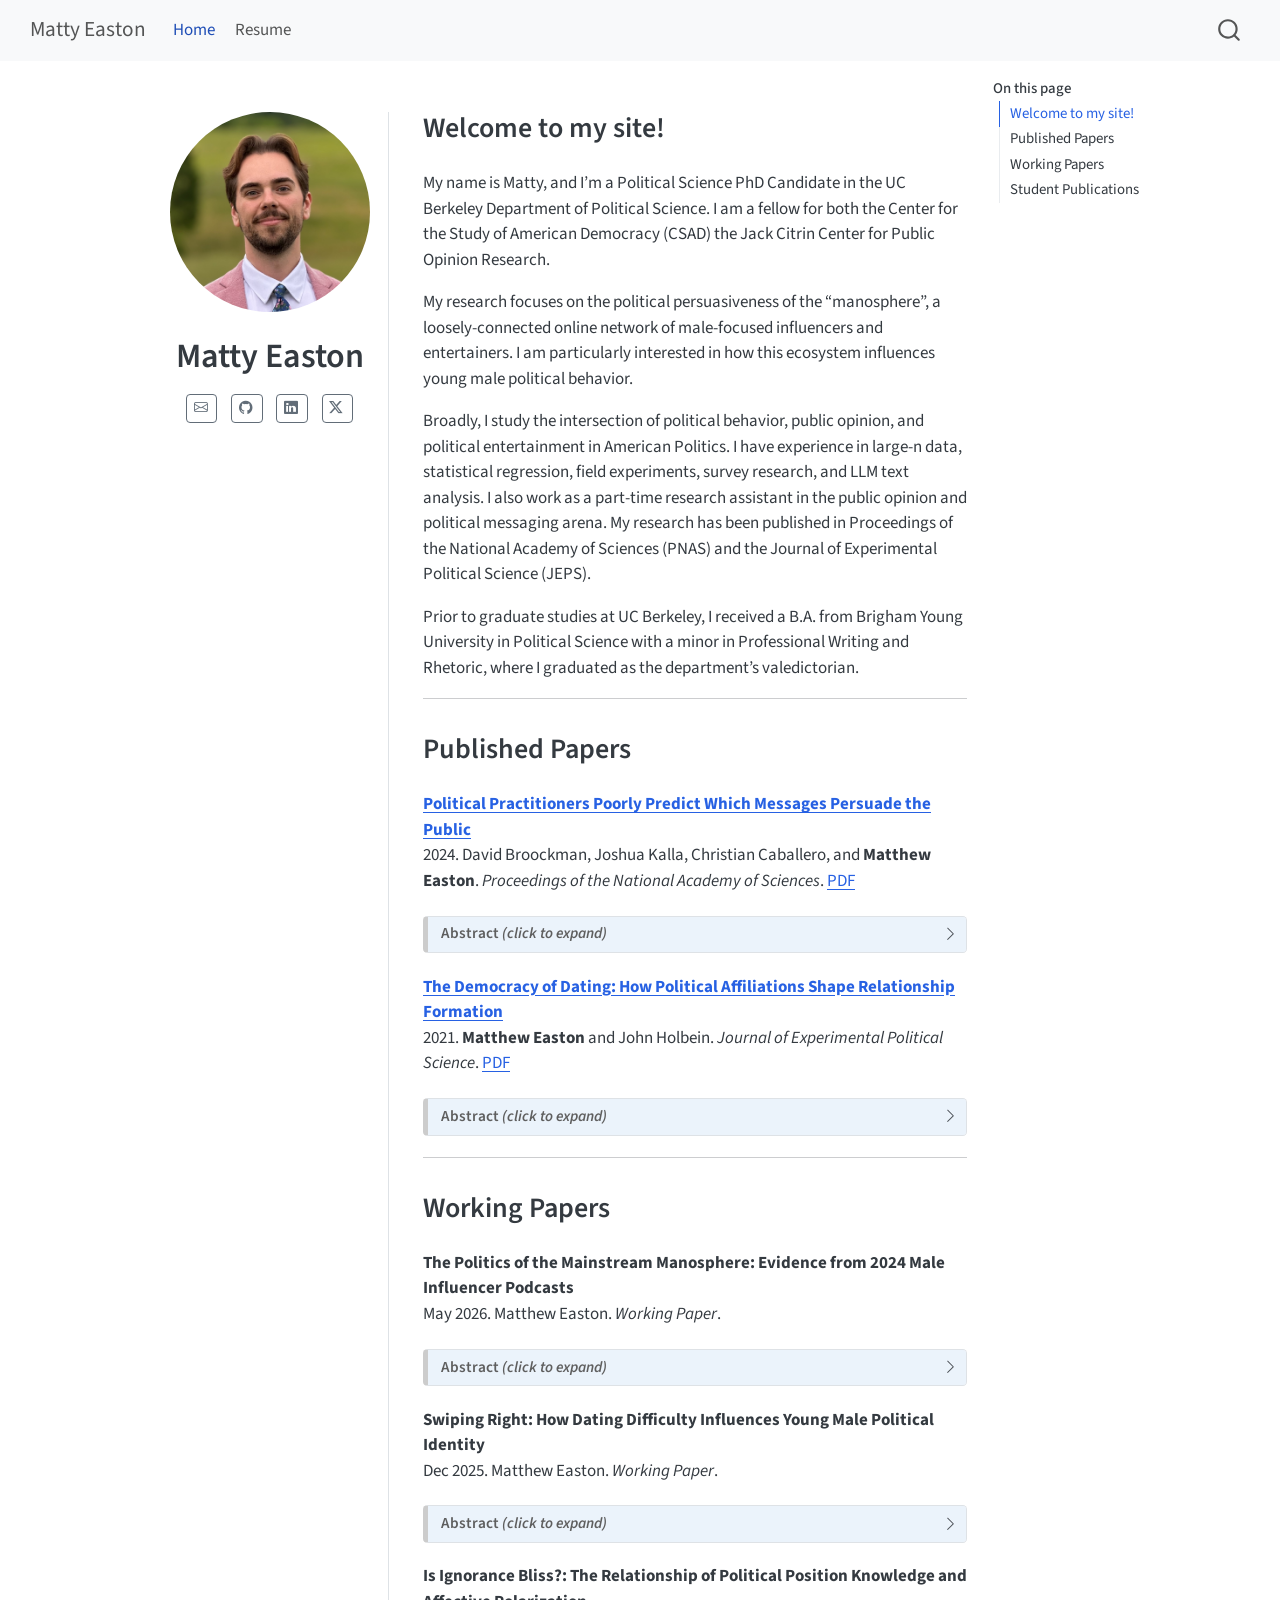
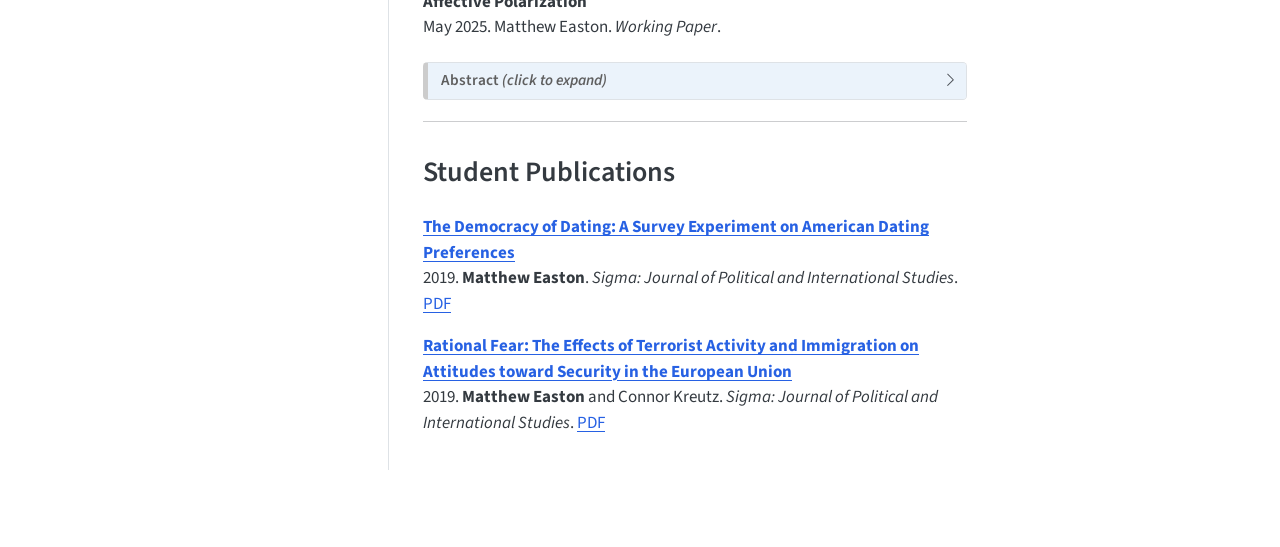
<file: index.html>
<!DOCTYPE html>
<html xmlns="http://www.w3.org/1999/xhtml" lang="en" xml:lang="en"><head>

<meta charset="utf-8">
<meta name="generator" content="quarto-1.9.37">

<meta name="viewport" content="width=device-width, initial-scale=1.0, user-scalable=yes">


<title>Matty Easton</title>
<style>
/* Default styles provided by pandoc.
** See https://pandoc.org/MANUAL.html#variables-for-html for config info.
*/
code{white-space: pre-wrap;}
span.smallcaps{font-variant: small-caps;}
div.columns{display: flex; gap: min(4vw, 1.5em);}
div.column{flex: auto; overflow-x: auto;}
div.hanging-indent{margin-left: 1.5em; text-indent: -1.5em;}
ul.task-list{list-style: none;}
ul.task-list li input[type="checkbox"] {
  width: 0.8em;
  margin: 0 0.8em 0.2em -1em; /* quarto-specific, see https://github.com/quarto-dev/quarto-cli/issues/4556 */ 
  vertical-align: middle;
}
</style>


<script src="site_libs/quarto-nav/quarto-nav.js"></script>
<script src="site_libs/quarto-nav/headroom.min.js"></script>
<script src="site_libs/clipboard/clipboard.min.js"></script>
<script src="site_libs/quarto-search/autocomplete.umd.js"></script>
<script src="site_libs/quarto-search/fuse.min.js"></script>
<script src="site_libs/quarto-search/quarto-search.js"></script>
<meta name="quarto:offset" content="./">
<script src="site_libs/quarto-html/quarto.js" type="module"></script>
<script src="site_libs/quarto-html/tabsets/tabsets.js" type="module"></script>
<script src="site_libs/quarto-html/popper.min.js"></script>
<script src="site_libs/quarto-html/tippy.umd.min.js"></script>
<link href="site_libs/quarto-html/tippy.css" rel="stylesheet">
<link href="site_libs/quarto-html/quarto-syntax-highlighting-7f8f88aac4f3542376d5c11b86a4c14d.css" rel="stylesheet" id="quarto-text-highlighting-styles">
<script src="site_libs/bootstrap/bootstrap.min.js"></script>
<link href="site_libs/bootstrap/bootstrap-icons.css" rel="stylesheet">
<link href="site_libs/bootstrap/bootstrap-158031087360bce0ff56dc785ce39e06.min.css" rel="stylesheet" append-hash="true" id="quarto-bootstrap" data-mode="light">
<script id="quarto-search-options" type="application/json">{
  "location": "navbar",
  "copy-button": false,
  "collapse-after": 3,
  "panel-placement": "end",
  "type": "overlay",
  "limit": 50,
  "keyboard-shortcut": [
    "f",
    "/",
    "s"
  ],
  "show-item-context": false,
  "language": {
    "search-no-results-text": "No results",
    "search-matching-documents-text": "matching documents",
    "search-copy-link-title": "Copy link to search",
    "search-hide-matches-text": "Hide additional matches",
    "search-more-match-text": "more match in this document",
    "search-more-matches-text": "more matches in this document",
    "search-clear-button-title": "Clear",
    "search-text-placeholder": "",
    "search-detached-cancel-button-title": "Cancel",
    "search-submit-button-title": "Submit",
    "search-label": "Search"
  }
}</script>


<link rel="stylesheet" href="styles.css">
</head>

<body class="nav-fixed quarto-light">

<div id="quarto-search-results"></div>
  <header id="quarto-header" class="headroom fixed-top">
    <nav class="navbar navbar-expand-lg " data-bs-theme="dark">
      <div class="navbar-container container-fluid">
      <div class="navbar-brand-container mx-auto">
    <a class="navbar-brand" href="./index.html">
    <span class="navbar-title">Matty Easton</span>
    </a>
  </div>
            <div id="quarto-search" class="" title="Search"></div>
          <button class="navbar-toggler" type="button" data-bs-toggle="collapse" data-bs-target="#navbarCollapse" aria-controls="navbarCollapse" role="menu" aria-expanded="false" aria-label="Toggle navigation" onclick="if (window.quartoToggleHeadroom) { window.quartoToggleHeadroom(); }">
  <span class="navbar-toggler-icon"></span>
</button>
          <div class="collapse navbar-collapse" id="navbarCollapse">
            <ul class="navbar-nav navbar-nav-scroll me-auto">
  <li class="nav-item">
    <a class="nav-link active" href="./index.html" aria-current="page"> 
<span class="menu-text">Home</span></a>
  </li>  
  <li class="nav-item">
    <a class="nav-link" href="./resume.html"> 
<span class="menu-text">Resume</span></a>
  </li>  
</ul>
          </div> <!-- /navcollapse -->
            <div class="quarto-navbar-tools">
</div>
      </div> <!-- /container-fluid -->
    </nav>
</header>
<!-- content -->
<div id="quarto-content" class="quarto-container page-columns page-rows-contents page-layout-article page-navbar">
<!-- sidebar -->
<!-- margin-sidebar -->
    <div id="quarto-margin-sidebar" class="sidebar margin-sidebar">
        <nav id="TOC" role="doc-toc" class="toc-active">
    <h2 id="toc-title">On this page</h2>
  <ul>
  <li><a href="#welcome-to-my-site" id="toc-welcome-to-my-site" class="nav-link active" data-scroll-target="#welcome-to-my-site">Welcome to my site!</a></li>
  <li><a href="#published-papers" id="toc-published-papers" class="nav-link" data-scroll-target="#published-papers">Published Papers</a></li>
  <li><a href="#working-papers" id="toc-working-papers" class="nav-link" data-scroll-target="#working-papers">Working Papers</a></li>
  <li><a href="#student-publications" id="toc-student-publications" class="nav-link" data-scroll-target="#student-publications">Student Publications</a></li>
  </ul>
</nav>
    </div>
<!-- main -->
<div class="quarto-about-trestles">
  <div class="about-entity">
    <img src="headshot.jpeg" class="about-image
  rounded " style="width: 20em;">
<header id="title-block-header" class="quarto-title-block default">
<div class="quarto-title">
<h1 class="title">Matty Easton</h1>
</div>
<div class="quarto-title-meta">
  </div>
</header>
    <div class="about-links">
  <a href="mailto:matt_easton@berkeley.edu" class="about-link" rel="" target="">
    <i class="bi bi-envelope"></i>
     <span class="about-link-text"></span>
  </a>
  <a href="https://github.com/m-easton" class="about-link" rel="" target="">
    <i class="bi bi-github"></i>
     <span class="about-link-text"></span>
  </a>
  <a href="https://www.linkedin.com/in/matthew-easton" class="about-link" rel="" target="">
    <i class="bi bi-linkedin"></i>
     <span class="about-link-text"></span>
  </a>
  <a href="https://x.com/easton_matty" class="about-link" rel="" target="">
    <i class="bi bi-twitter-x"></i>
     <span class="about-link-text"></span>
  </a>
</div>
  </div>
  <div class="about-contents"><main class="content" id="quarto-document-content">

<section id="welcome-to-my-site" class="level2">
<h2 data-anchor-id="welcome-to-my-site">Welcome to my site!</h2>
<p>My name is Matty, and I’m a Political Science PhD Candidate in the UC Berkeley Department of Political Science. I am a fellow for both the Center for the Study of American Democracy (CSAD) the Jack Citrin Center for Public Opinion Research.</p>
<p>My research focuses on the political persuasiveness of the “manosphere”, a loosely-connected online network of male-focused influencers and entertainers. I am particularly interested in how this ecosystem influences young male political behavior.</p>
<p>Broadly, I study the intersection of political behavior, public opinion, and political entertainment in American Politics. I have experience in large-n data, statistical regression, field experiments, survey research, and LLM text analysis. I also work as a part-time research assistant in the public opinion and political messaging arena. My research has been published in Proceedings of the National Academy of Sciences (PNAS) and the Journal of Experimental Political Science (JEPS).</p>
<p>Prior to graduate studies at UC Berkeley, I received a B.A. from Brigham Young University in Political Science with a minor in Professional Writing and Rhetoric, where I graduated as the department’s valedictorian.</p>
<hr>
</section>
<section id="published-papers" class="level2">
<h2 data-anchor-id="published-papers">Published Papers</h2>
<p><a href="https://www.pnas.org/doi/10.1073/pnas.2400076121"><strong>Political Practitioners Poorly Predict Which Messages Persuade the Public</strong></a><br>
2024. David Broockman, Joshua Kalla, Christian Caballero, and <strong>Matthew Easton</strong>. <em>Proceedings of the National Academy of Sciences</em>. <a href="files/PoliticalPractitioners.pdf">PDF</a></p>
<div class="callout callout-style-default callout-note callout-titled">
<div class="callout-header d-flex align-content-center collapsed" data-bs-toggle="collapse" data-bs-target=".callout-1-contents" aria-controls="callout-1" aria-expanded="false" aria-label="Toggle callout">
<div class="callout-icon-container">
<i class="callout-icon"></i>
</div>
<div class="callout-title-container flex-fill">
<span class="screen-reader-only">Note</span>Abstract <em>(click to expand)</em>
</div>
<div class="callout-btn-toggle d-inline-block border-0 py-1 ps-1 pe-0 float-end"><i class="callout-toggle"></i></div>
</div>
<div id="callout-1" class="callout-1-contents callout-collapse collapse">
<div class="callout-body-container callout-body">
<p>Do political practitioners have good intuitions about how to persuade the public? Longstanding theories that political elites’ messages have large effects on public opinion and the large sums spent to secure some practitioners’ messaging advice suggest they should. However, findings regarding the surprising limits of expert forecasts in other domains suggest they may not. In this paper, we evaluate how well political practitioners can predict which messages are most persuasive. We measured the effects of messages about 21 political issues using a large-sample survey experiment ( respondent-message observations). We then asked both political practitioners ( practitioners, predictions) and laypeople ( respondents, predictions) to predict the efficacy of these messages. The practitioners we surveyed ranged widely in their experience and expertise with persuasive message design. We find that: (a) political practitioners and laypeople both performed barely better than chance at predicting persuasive effects; (b) once accounting for laypeople’s inflated expectations about the average size of effects, practitioners did not predict meaningfully better than laypeople; (c) these results held even for self-identified issue experts and highly experienced practitioners; and (d) practitioners’ experience, expertise, information environment, and demographics did not meaningfully explain variation in their accuracy. Our findings have theoretical implications for understanding the conditions likely to produce meaningful elite influence on public opinion as well as practical implications for practitioners.</p>
</div>
</div>
</div>
<p><a href="https://www-cambridge-org.libproxy.berkeley.edu/core/journals/journal-of-experimental-political-science/article/democracy-of-dating-how-political-affiliations-shape-relationship-formation/79CD8CFC3E8862E586B2661E6C85AD89"><strong>The Democracy of Dating: How Political Affiliations Shape Relationship Formation</strong></a><br>
2021. <strong>Matthew Easton</strong> and John Holbein. <em>Journal of Experimental Political Science</em>. <a href="files/TheDemocracyofDating.pdf">PDF</a></p>
<div class="callout callout-style-default callout-note callout-titled">
<div class="callout-header d-flex align-content-center collapsed" data-bs-toggle="collapse" data-bs-target=".callout-2-contents" aria-controls="callout-2" aria-expanded="false" aria-label="Toggle callout">
<div class="callout-icon-container">
<i class="callout-icon"></i>
</div>
<div class="callout-title-container flex-fill">
<span class="screen-reader-only">Note</span>Abstract <em>(click to expand)</em>
</div>
<div class="callout-btn-toggle d-inline-block border-0 py-1 ps-1 pe-0 float-end"><i class="callout-toggle"></i></div>
</div>
<div id="callout-2" class="callout-2-contents callout-collapse collapse">
<div class="callout-body-container callout-body">
<p>How much does politics affect relationship building? Previous experimental studies have come to vastly different conclusions – ranging from null to truly transformative effects. To explore these differences, this study replicates and extends previous research by conducting five survey experiments meant to expand our understanding of how politics does/does not shape the formation of romantic relationships. We find that people, indeed, are influenced by the politics of prospective partners; respondents evaluate those in the political out-group as being less attractive, less dateable, and less worthy of matchmaking efforts. However, these effects are modest in size – falling almost exactly in between previous study estimates. Our results shine light on a literature that has, up until this point, produced a chasm in study results – a vital task given concerns over growing levels of partisan animus in the USA and the rapidly expanding body of research on affective polarization.</p>
</div>
</div>
</div>
<hr>
</section>
<section id="working-papers" class="level2">
<h2 data-anchor-id="working-papers">Working Papers</h2>
<p><strong>The Politics of the Mainstream Manosphere: Evidence from 2024 Male Influencer Podcasts</strong><br>
May 2026. Matthew Easton. <em>Working Paper</em>.</p>
<div class="callout callout-style-default callout-note callout-titled">
<div class="callout-header d-flex align-content-center collapsed" data-bs-toggle="collapse" data-bs-target=".callout-3-contents" aria-controls="callout-3" aria-expanded="false" aria-label="Toggle callout">
<div class="callout-icon-container">
<i class="callout-icon"></i>
</div>
<div class="callout-title-container flex-fill">
<span class="screen-reader-only">Note</span>Abstract <em>(click to expand)</em>
</div>
<div class="callout-btn-toggle d-inline-block border-0 py-1 ps-1 pe-0 float-end"><i class="callout-toggle"></i></div>
</div>
<div id="callout-3" class="callout-3-contents callout-collapse collapse">
<div class="callout-body-container callout-body">
<p>What is the “mainstream manosphere” and how does it talk about politics? Using iterative computational text analysis, this paper offers an empirically grounded framework for understanding mainstream male-oriented media as a distinct political communication environment. Drawing on a corpus of 5,504 transcripts from 53 podcasts spanning January through November 6, 2024, I apply TF-IDF cosine clustering and dictionary-based keyword analysis to characterize the internal structure of this media ecosystem and its engagement with political discourse. Three descriptive principal findings emerge. First, the mainstream manosphere is internally heterogeneous, clustering into six content communities with meaningfully different thematic profiles. Second, manosphere shows discuss politics substantially more than gender-balanced entertainment media but substantially less than explicitly political programming, consistent with a mechanism of ambient political socialization rather than direct mobilization. Third, within the manosphere, these six clusters engage with both political and traditional manosphere vocabulary at statistically distinct rates, such that future research should treat sub-communities within this space as analytically separate rather than as a unified actor.</p>
</div>
</div>
</div>
<p><strong>Swiping Right: How Dating Difficulty Influences Young Male Political Identity</strong><br>
Dec 2025. Matthew Easton. <em>Working Paper</em>.</p>
<div class="callout callout-style-default callout-note callout-titled">
<div class="callout-header d-flex align-content-center collapsed" data-bs-toggle="collapse" data-bs-target=".callout-4-contents" aria-controls="callout-4" aria-expanded="false" aria-label="Toggle callout">
<div class="callout-icon-container">
<i class="callout-icon"></i>
</div>
<div class="callout-title-container flex-fill">
<span class="screen-reader-only">Note</span>Abstract <em>(click to expand)</em>
</div>
<div class="callout-btn-toggle d-inline-block border-0 py-1 ps-1 pe-0 float-end"><i class="callout-toggle"></i></div>
</div>
<div id="callout-4" class="callout-4-contents callout-collapse collapse">
<div class="callout-body-container callout-body">
<p>What is contributing to the recent rightward political shift among young men, both in the US and abroad? This paper investigates how difficulty on the dating market affects young male political ideology, identity, and behavior. Using descriptive trends from the General Social Survey and longitudinal analysis from the British Election Study, I find that men who stay single are more likely to shift to the political right, particularly among Gen Z men. However, relationship status is less influential on ideology and voting behavior, suggesting that while successful romantic relationships may play a part in male conservatism, it is not an all-powerful driver. Finally, I propose a survey experiment to test my hypotheses in a US-context.</p>
</div>
</div>
</div>
<p><strong>Is Ignorance Bliss?: The Relationship of Political Position Knowledge and Affective Polarization</strong><br>
May 2025. Matthew Easton. <em>Working Paper</em>.</p>
<div class="callout callout-style-default callout-note callout-titled">
<div class="callout-header d-flex align-content-center collapsed" data-bs-toggle="collapse" data-bs-target=".callout-5-contents" aria-controls="callout-5" aria-expanded="false" aria-label="Toggle callout">
<div class="callout-icon-container">
<i class="callout-icon"></i>
</div>
<div class="callout-title-container flex-fill">
<span class="screen-reader-only">Note</span>Abstract <em>(click to expand)</em>
</div>
<div class="callout-btn-toggle d-inline-block border-0 py-1 ps-1 pe-0 float-end"><i class="callout-toggle"></i></div>
</div>
<div id="callout-5" class="callout-5-contents callout-collapse collapse">
<div class="callout-body-container callout-body">
<p>What is the relationship between political knowledge and affective polarization? While scholars have long focused on the potential impacts of affective polarization on social and political outcomes, less research has been devoted to understanding what is driving up partisan animus in the first place. Using time-series ANES public opinion data from 1972 to 2016, I find that an increase in correct political knowledge leads to a statistically significant 15.758 percentage point increase in affective polarization. However, knowledge alone does not account for the change in affective polarization over time. When interacted with policy agreement with the in-party, affective polarization does remain consistent among the most knowledgeable respondents across time. As the category of knowledgeable and policy-agreed Americans is on the rise, this suggests that the driving force behind affective polarization is likely both an increase in overall knowledge combined with the growth in partisan sorting among the electorate.</p>
</div>
</div>
</div>
<hr>
</section>
<section id="student-publications" class="level2">
<h2 data-anchor-id="student-publications">Student Publications</h2>
<p><a href="https://scholarsarchive.byu.edu/cgi/viewcontent.cgi?article=1236&amp;context=sigma"><strong>The Democracy of Dating: A Survey Experiment on American Dating Preferences</strong></a><br>
2019. <strong>Matthew Easton</strong>. <em>Sigma: Journal of Political and International Studies</em>. <a href="files/DatingSurvey.pdf">PDF</a></p>
<p><a href="https://scholarsarchive.byu.edu/cgi/viewcontent.cgi?article=1237&amp;context=sigma"><strong>Rational Fear: The Effects of Terrorist Activity and Immigration on Attitudes toward Security in the European Union</strong></a><br>
2019. <strong>Matthew Easton</strong> and Connor Kreutz. <em>Sigma: Journal of Political and International Studies</em>. <a href="files/RationalFear.pdf">PDF</a></p>


</section>
</main></div>
</div>
 <!-- /main -->
<script id="quarto-html-after-body" type="application/javascript">
  window.document.addEventListener("DOMContentLoaded", function (event) {
    const isCodeAnnotation = (el) => {
      for (const clz of el.classList) {
        if (clz.startsWith('code-annotation-')) {                     
          return true;
        }
      }
      return false;
    }
    const onCopySuccess = function(e) {
      // button target
      const button = e.trigger;
      // don't keep focus
      button.blur();
      // flash "checked"
      button.classList.add('code-copy-button-checked');
      var currentTitle = button.getAttribute("title");
      button.setAttribute("title", "Copied!");
      let tooltip;
      if (window.bootstrap) {
        button.setAttribute("data-bs-toggle", "tooltip");
        button.setAttribute("data-bs-placement", "left");
        button.setAttribute("data-bs-title", "Copied!");
        tooltip = new bootstrap.Tooltip(button, 
          { trigger: "manual", 
            customClass: "code-copy-button-tooltip",
            offset: [0, -8]});
        tooltip.show();    
      }
      setTimeout(function() {
        if (tooltip) {
          tooltip.hide();
          button.removeAttribute("data-bs-title");
          button.removeAttribute("data-bs-toggle");
          button.removeAttribute("data-bs-placement");
        }
        button.setAttribute("title", currentTitle);
        button.classList.remove('code-copy-button-checked');
      }, 1000);
      // clear code selection
      e.clearSelection();
    }
    const getTextToCopy = function(trigger) {
      const outerScaffold = trigger.parentElement.cloneNode(true);
      const codeEl = outerScaffold.querySelector('code');
      for (const childEl of codeEl.children) {
        if (isCodeAnnotation(childEl)) {
          childEl.remove();
        }
      }
      return codeEl.innerText;
    }
    const clipboard = new window.ClipboardJS('.code-copy-button:not([data-in-quarto-modal])', {
      text: getTextToCopy
    });
    clipboard.on('success', onCopySuccess);
    if (window.document.getElementById('quarto-embedded-source-code-modal')) {
      const clipboardModal = new window.ClipboardJS('.code-copy-button[data-in-quarto-modal]', {
        text: getTextToCopy,
        container: window.document.getElementById('quarto-embedded-source-code-modal')
      });
      clipboardModal.on('success', onCopySuccess);
    }
      var localhostRegex = new RegExp(/^(?:http|https):\/\/localhost\:?[0-9]*\//);
      var mailtoRegex = new RegExp(/^mailto:/);
        var filterRegex = new RegExp("https:\/\/m-easton\.github\.io\/");
      var isInternal = (href) => {
          return filterRegex.test(href) || localhostRegex.test(href) || mailtoRegex.test(href);
      }
      // Inspect non-navigation links and adorn them if external
     var links = window.document.querySelectorAll('a[href]:not(.nav-link):not(.navbar-brand):not(.toc-action):not(.sidebar-link):not(.sidebar-item-toggle):not(.pagination-link):not(.no-external):not([aria-hidden]):not(.dropdown-item):not(.quarto-navigation-tool):not(.about-link)');
      for (var i=0; i<links.length; i++) {
        const link = links[i];
        if (!isInternal(link.href)) {
          // undo the damage that might have been done by quarto-nav.js in the case of
          // links that we want to consider external
          if (link.dataset.originalHref !== undefined) {
            link.href = link.dataset.originalHref;
          }
        }
      }
    function tippyHover(el, contentFn, onTriggerFn, onUntriggerFn) {
      const config = {
        allowHTML: true,
        maxWidth: 500,
        delay: 100,
        arrow: false,
        appendTo: function(el) {
            return el.parentElement;
        },
        interactive: true,
        interactiveBorder: 10,
        theme: 'quarto',
        placement: 'bottom-start',
      };
      if (contentFn) {
        config.content = contentFn;
      }
      if (onTriggerFn) {
        config.onTrigger = onTriggerFn;
      }
      if (onUntriggerFn) {
        config.onUntrigger = onUntriggerFn;
      }
      window.tippy(el, config); 
    }
    const noterefs = window.document.querySelectorAll('a[role="doc-noteref"]');
    for (var i=0; i<noterefs.length; i++) {
      const ref = noterefs[i];
      tippyHover(ref, function() {
        // use id or data attribute instead here
        let href = ref.getAttribute('data-footnote-href') || ref.getAttribute('href');
        try { href = new URL(href).hash; } catch {}
        const id = href.replace(/^#\/?/, "");
        const note = window.document.getElementById(id);
        if (note) {
          return note.innerHTML;
        } else {
          return "";
        }
      });
    }
    const xrefs = window.document.querySelectorAll('a.quarto-xref');
    const processXRef = (id, note) => {
      // Strip column container classes
      const stripColumnClz = (el) => {
        el.classList.remove("page-full", "page-columns");
        if (el.children) {
          for (const child of el.children) {
            stripColumnClz(child);
          }
        }
      }
      stripColumnClz(note)
      if (id === null || id.startsWith('sec-')) {
        // Special case sections, only their first couple elements
        const container = document.createElement("div");
        if (note.children && note.children.length > 2) {
          container.appendChild(note.children[0].cloneNode(true));
          for (let i = 1; i < note.children.length; i++) {
            const child = note.children[i];
            if (child.tagName === "P" && child.innerText === "") {
              continue;
            } else {
              container.appendChild(child.cloneNode(true));
              break;
            }
          }
          if (window.Quarto?.typesetMath) {
            window.Quarto.typesetMath(container);
          }
          return container.innerHTML
        } else {
          if (window.Quarto?.typesetMath) {
            window.Quarto.typesetMath(note);
          }
          return note.innerHTML;
        }
      } else {
        // Remove any anchor links if they are present
        const anchorLink = note.querySelector('a.anchorjs-link');
        if (anchorLink) {
          anchorLink.remove();
        }
        if (window.Quarto?.typesetMath) {
          window.Quarto.typesetMath(note);
        }
        if (note.classList.contains("callout")) {
          return note.outerHTML;
        } else {
          return note.innerHTML;
        }
      }
    }
    for (var i=0; i<xrefs.length; i++) {
      const xref = xrefs[i];
      tippyHover(xref, undefined, function(instance) {
        instance.disable();
        let url = xref.getAttribute('href');
        let hash = undefined; 
        if (url.startsWith('#')) {
          hash = url;
        } else {
          try { hash = new URL(url).hash; } catch {}
        }
        if (hash) {
          const id = hash.replace(/^#\/?/, "");
          const note = window.document.getElementById(id);
          if (note !== null) {
            try {
              const html = processXRef(id, note.cloneNode(true));
              instance.setContent(html);
            } finally {
              instance.enable();
              instance.show();
            }
          } else {
            // See if we can fetch this
            fetch(url.split('#')[0])
            .then(res => res.text())
            .then(html => {
              const parser = new DOMParser();
              const htmlDoc = parser.parseFromString(html, "text/html");
              const note = htmlDoc.getElementById(id);
              if (note !== null) {
                const html = processXRef(id, note);
                instance.setContent(html);
              } 
            }).finally(() => {
              instance.enable();
              instance.show();
            });
          }
        } else {
          // See if we can fetch a full url (with no hash to target)
          // This is a special case and we should probably do some content thinning / targeting
          fetch(url)
          .then(res => res.text())
          .then(html => {
            const parser = new DOMParser();
            const htmlDoc = parser.parseFromString(html, "text/html");
            const note = htmlDoc.querySelector('main.content');
            if (note !== null) {
              // This should only happen for chapter cross references
              // (since there is no id in the URL)
              // remove the first header
              if (note.children.length > 0 && note.children[0].tagName === "HEADER") {
                note.children[0].remove();
              }
              const html = processXRef(null, note);
              instance.setContent(html);
            } 
          }).finally(() => {
            instance.enable();
            instance.show();
          });
        }
      }, function(instance) {
      });
    }
        let selectedAnnoteEl;
        const selectorForAnnotation = ( cell, annotation) => {
          let cellAttr = 'data-code-cell="' + cell + '"';
          let lineAttr = 'data-code-annotation="' +  annotation + '"';
          const selector = 'span[' + cellAttr + '][' + lineAttr + ']';
          return selector;
        }
        const selectCodeLines = (annoteEl) => {
          const doc = window.document;
          const targetCell = annoteEl.getAttribute("data-target-cell");
          const targetAnnotation = annoteEl.getAttribute("data-target-annotation");
          const annoteSpan = window.document.querySelector(selectorForAnnotation(targetCell, targetAnnotation));
          const lines = annoteSpan.getAttribute("data-code-lines").split(",");
          const lineIds = lines.map((line) => {
            return targetCell + "-" + line;
          })
          let top = null;
          let height = null;
          let parent = null;
          if (lineIds.length > 0) {
              //compute the position of the single el (top and bottom and make a div)
              const el = window.document.getElementById(lineIds[0]);
              top = el.offsetTop;
              height = el.offsetHeight;
              parent = el.parentElement.parentElement;
            if (lineIds.length > 1) {
              const lastEl = window.document.getElementById(lineIds[lineIds.length - 1]);
              const bottom = lastEl.offsetTop + lastEl.offsetHeight;
              height = bottom - top;
            }
            if (top !== null && height !== null && parent !== null) {
              // cook up a div (if necessary) and position it 
              let div = window.document.getElementById("code-annotation-line-highlight");
              if (div === null) {
                div = window.document.createElement("div");
                div.setAttribute("id", "code-annotation-line-highlight");
                div.style.position = 'absolute';
                parent.appendChild(div);
              }
              div.style.top = top - 2 + "px";
              div.style.height = height + 4 + "px";
              div.style.left = 0;
              let gutterDiv = window.document.getElementById("code-annotation-line-highlight-gutter");
              if (gutterDiv === null) {
                gutterDiv = window.document.createElement("div");
                gutterDiv.setAttribute("id", "code-annotation-line-highlight-gutter");
                gutterDiv.style.position = 'absolute';
                const codeCell = window.document.getElementById(targetCell);
                const gutter = codeCell.querySelector('.code-annotation-gutter');
                gutter.appendChild(gutterDiv);
              }
              gutterDiv.style.top = top - 2 + "px";
              gutterDiv.style.height = height + 4 + "px";
            }
            selectedAnnoteEl = annoteEl;
          }
        };
        const unselectCodeLines = () => {
          const elementsIds = ["code-annotation-line-highlight", "code-annotation-line-highlight-gutter"];
          elementsIds.forEach((elId) => {
            const div = window.document.getElementById(elId);
            if (div) {
              div.remove();
            }
          });
          selectedAnnoteEl = undefined;
        };
          // Handle positioning of the toggle
      window.addEventListener(
        "resize",
        throttle(() => {
          elRect = undefined;
          if (selectedAnnoteEl) {
            selectCodeLines(selectedAnnoteEl);
          }
        }, 10)
      );
      function throttle(fn, ms) {
      let throttle = false;
      let timer;
        return (...args) => {
          if(!throttle) { // first call gets through
              fn.apply(this, args);
              throttle = true;
          } else { // all the others get throttled
              if(timer) clearTimeout(timer); // cancel #2
              timer = setTimeout(() => {
                fn.apply(this, args);
                timer = throttle = false;
              }, ms);
          }
        };
      }
        // Attach click handler to the DT
        const annoteDls = window.document.querySelectorAll('dt[data-target-cell]');
        for (const annoteDlNode of annoteDls) {
          annoteDlNode.addEventListener('click', (event) => {
            const clickedEl = event.target;
            if (clickedEl !== selectedAnnoteEl) {
              unselectCodeLines();
              const activeEl = window.document.querySelector('dt[data-target-cell].code-annotation-active');
              if (activeEl) {
                activeEl.classList.remove('code-annotation-active');
              }
              selectCodeLines(clickedEl);
              clickedEl.classList.add('code-annotation-active');
            } else {
              // Unselect the line
              unselectCodeLines();
              clickedEl.classList.remove('code-annotation-active');
            }
          });
        }
    const findCites = (el) => {
      const parentEl = el.parentElement;
      if (parentEl) {
        const cites = parentEl.dataset.cites;
        if (cites) {
          return {
            el,
            cites: cites.split(' ')
          };
        } else {
          return findCites(el.parentElement)
        }
      } else {
        return undefined;
      }
    };
    var bibliorefs = window.document.querySelectorAll('a[role="doc-biblioref"]');
    for (var i=0; i<bibliorefs.length; i++) {
      const ref = bibliorefs[i];
      const citeInfo = findCites(ref);
      if (citeInfo) {
        tippyHover(citeInfo.el, function() {
          var popup = window.document.createElement('div');
          citeInfo.cites.forEach(function(cite) {
            var citeDiv = window.document.createElement('div');
            citeDiv.classList.add('hanging-indent');
            citeDiv.classList.add('csl-entry');
            var biblioDiv = window.document.getElementById('ref-' + cite);
            if (biblioDiv) {
              citeDiv.innerHTML = biblioDiv.innerHTML;
            }
            popup.appendChild(citeDiv);
          });
          return popup.innerHTML;
        });
      }
    }
  });
  </script>
</div> <!-- /content -->




</body></html>
</file>
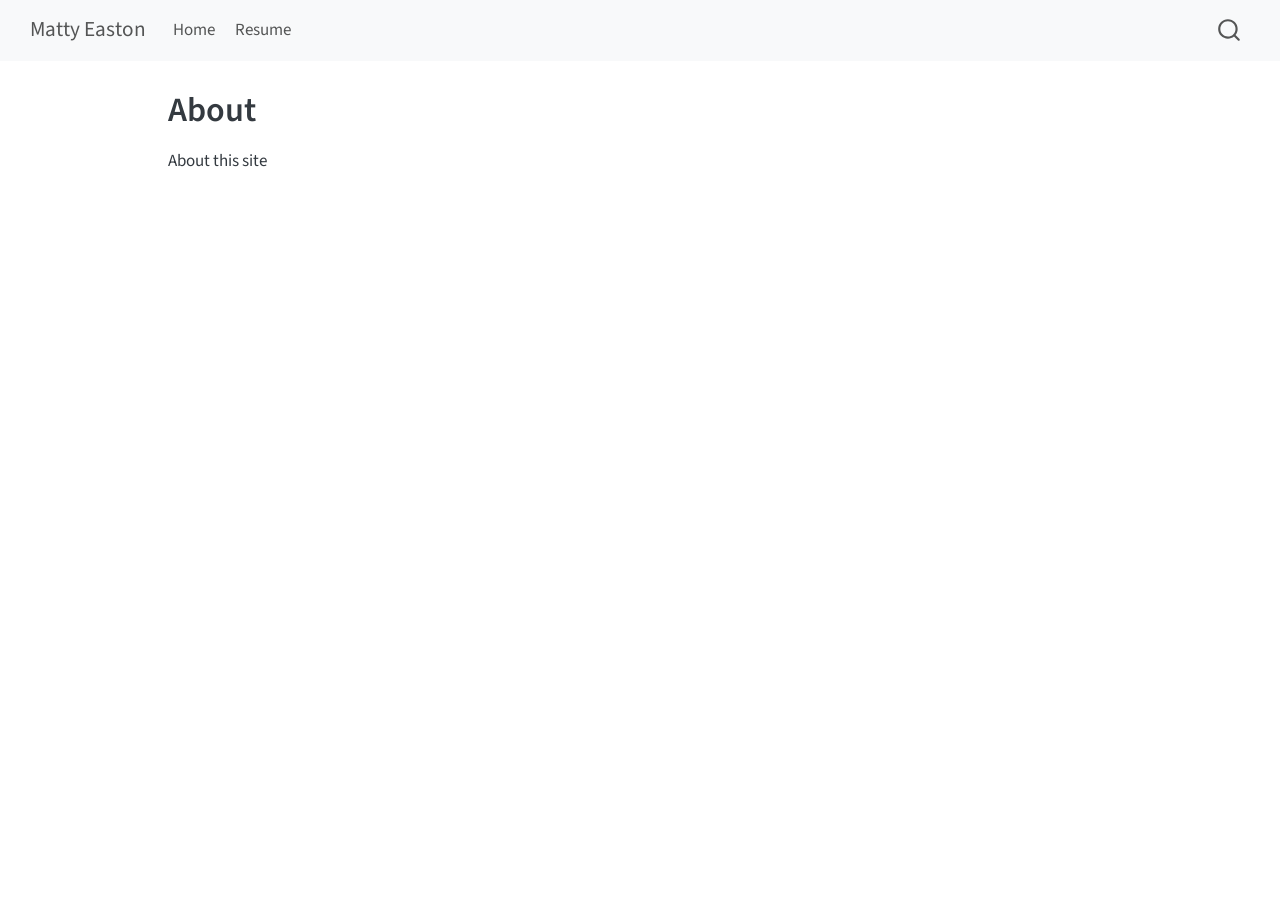
<file: about.html>
<!DOCTYPE html>
<html xmlns="http://www.w3.org/1999/xhtml" lang="en" xml:lang="en"><head>

<meta charset="utf-8">
<meta name="generator" content="quarto-1.9.37">

<meta name="viewport" content="width=device-width, initial-scale=1.0, user-scalable=yes">


<title>About – Matty Easton</title>
<style>
/* Default styles provided by pandoc.
** See https://pandoc.org/MANUAL.html#variables-for-html for config info.
*/
code{white-space: pre-wrap;}
span.smallcaps{font-variant: small-caps;}
div.columns{display: flex; gap: min(4vw, 1.5em);}
div.column{flex: auto; overflow-x: auto;}
div.hanging-indent{margin-left: 1.5em; text-indent: -1.5em;}
ul.task-list{list-style: none;}
ul.task-list li input[type="checkbox"] {
  width: 0.8em;
  margin: 0 0.8em 0.2em -1em; /* quarto-specific, see https://github.com/quarto-dev/quarto-cli/issues/4556 */ 
  vertical-align: middle;
}
</style>


<script src="site_libs/quarto-nav/quarto-nav.js"></script>
<script src="site_libs/quarto-nav/headroom.min.js"></script>
<script src="site_libs/clipboard/clipboard.min.js"></script>
<script src="site_libs/quarto-search/autocomplete.umd.js"></script>
<script src="site_libs/quarto-search/fuse.min.js"></script>
<script src="site_libs/quarto-search/quarto-search.js"></script>
<meta name="quarto:offset" content="./">
<script src="site_libs/quarto-html/quarto.js" type="module"></script>
<script src="site_libs/quarto-html/tabsets/tabsets.js" type="module"></script>
<script src="site_libs/quarto-html/popper.min.js"></script>
<script src="site_libs/quarto-html/tippy.umd.min.js"></script>
<script src="site_libs/quarto-html/anchor.min.js"></script>
<link href="site_libs/quarto-html/tippy.css" rel="stylesheet">
<link href="site_libs/quarto-html/quarto-syntax-highlighting-7f8f88aac4f3542376d5c11b86a4c14d.css" rel="stylesheet" id="quarto-text-highlighting-styles">
<script src="site_libs/bootstrap/bootstrap.min.js"></script>
<link href="site_libs/bootstrap/bootstrap-icons.css" rel="stylesheet">
<link href="site_libs/bootstrap/bootstrap-158031087360bce0ff56dc785ce39e06.min.css" rel="stylesheet" append-hash="true" id="quarto-bootstrap" data-mode="light">
<script id="quarto-search-options" type="application/json">{
  "location": "navbar",
  "copy-button": false,
  "collapse-after": 3,
  "panel-placement": "end",
  "type": "overlay",
  "limit": 50,
  "keyboard-shortcut": [
    "f",
    "/",
    "s"
  ],
  "show-item-context": false,
  "language": {
    "search-no-results-text": "No results",
    "search-matching-documents-text": "matching documents",
    "search-copy-link-title": "Copy link to search",
    "search-hide-matches-text": "Hide additional matches",
    "search-more-match-text": "more match in this document",
    "search-more-matches-text": "more matches in this document",
    "search-clear-button-title": "Clear",
    "search-text-placeholder": "",
    "search-detached-cancel-button-title": "Cancel",
    "search-submit-button-title": "Submit",
    "search-label": "Search"
  }
}</script>


<link rel="stylesheet" href="styles.css">
</head>

<body class="nav-fixed quarto-light">

<div id="quarto-search-results"></div>
  <header id="quarto-header" class="headroom fixed-top">
    <nav class="navbar navbar-expand-lg " data-bs-theme="dark">
      <div class="navbar-container container-fluid">
      <div class="navbar-brand-container mx-auto">
    <a class="navbar-brand" href="./index.html">
    <span class="navbar-title">Matty Easton</span>
    </a>
  </div>
            <div id="quarto-search" class="" title="Search"></div>
          <button class="navbar-toggler" type="button" data-bs-toggle="collapse" data-bs-target="#navbarCollapse" aria-controls="navbarCollapse" role="menu" aria-expanded="false" aria-label="Toggle navigation" onclick="if (window.quartoToggleHeadroom) { window.quartoToggleHeadroom(); }">
  <span class="navbar-toggler-icon"></span>
</button>
          <div class="collapse navbar-collapse" id="navbarCollapse">
            <ul class="navbar-nav navbar-nav-scroll me-auto">
  <li class="nav-item">
    <a class="nav-link" href="./index.html"> 
<span class="menu-text">Home</span></a>
  </li>  
  <li class="nav-item">
    <a class="nav-link" href="./resume.html"> 
<span class="menu-text">Resume</span></a>
  </li>  
</ul>
          </div> <!-- /navcollapse -->
            <div class="quarto-navbar-tools">
</div>
      </div> <!-- /container-fluid -->
    </nav>
</header>
<!-- content -->
<div id="quarto-content" class="quarto-container page-columns page-rows-contents page-layout-article page-navbar">
<!-- sidebar -->
<!-- margin-sidebar -->
    <div id="quarto-margin-sidebar" class="sidebar margin-sidebar zindex-bottom">
        
    </div>
<!-- main -->
<main class="content" id="quarto-document-content">

<header id="title-block-header" class="quarto-title-block default">
<div class="quarto-title">
<h1 class="title">About</h1>
</div>



<div class="quarto-title-meta">

    
  
    
  </div>
  


</header>


<p>About this site</p>



</main> <!-- /main -->
<script id="quarto-html-after-body" type="application/javascript">
  window.document.addEventListener("DOMContentLoaded", function (event) {
    const icon = "";
    const anchorJS = new window.AnchorJS();
    anchorJS.options = {
      placement: 'right',
      icon: icon
    };
    anchorJS.add('.anchored');
    const isCodeAnnotation = (el) => {
      for (const clz of el.classList) {
        if (clz.startsWith('code-annotation-')) {                     
          return true;
        }
      }
      return false;
    }
    const onCopySuccess = function(e) {
      // button target
      const button = e.trigger;
      // don't keep focus
      button.blur();
      // flash "checked"
      button.classList.add('code-copy-button-checked');
      var currentTitle = button.getAttribute("title");
      button.setAttribute("title", "Copied!");
      let tooltip;
      if (window.bootstrap) {
        button.setAttribute("data-bs-toggle", "tooltip");
        button.setAttribute("data-bs-placement", "left");
        button.setAttribute("data-bs-title", "Copied!");
        tooltip = new bootstrap.Tooltip(button, 
          { trigger: "manual", 
            customClass: "code-copy-button-tooltip",
            offset: [0, -8]});
        tooltip.show();    
      }
      setTimeout(function() {
        if (tooltip) {
          tooltip.hide();
          button.removeAttribute("data-bs-title");
          button.removeAttribute("data-bs-toggle");
          button.removeAttribute("data-bs-placement");
        }
        button.setAttribute("title", currentTitle);
        button.classList.remove('code-copy-button-checked');
      }, 1000);
      // clear code selection
      e.clearSelection();
    }
    const getTextToCopy = function(trigger) {
      const outerScaffold = trigger.parentElement.cloneNode(true);
      const codeEl = outerScaffold.querySelector('code');
      for (const childEl of codeEl.children) {
        if (isCodeAnnotation(childEl)) {
          childEl.remove();
        }
      }
      return codeEl.innerText;
    }
    const clipboard = new window.ClipboardJS('.code-copy-button:not([data-in-quarto-modal])', {
      text: getTextToCopy
    });
    clipboard.on('success', onCopySuccess);
    if (window.document.getElementById('quarto-embedded-source-code-modal')) {
      const clipboardModal = new window.ClipboardJS('.code-copy-button[data-in-quarto-modal]', {
        text: getTextToCopy,
        container: window.document.getElementById('quarto-embedded-source-code-modal')
      });
      clipboardModal.on('success', onCopySuccess);
    }
      var localhostRegex = new RegExp(/^(?:http|https):\/\/localhost\:?[0-9]*\//);
      var mailtoRegex = new RegExp(/^mailto:/);
        var filterRegex = new RegExp("https:\/\/m-easton\.github\.io\/");
      var isInternal = (href) => {
          return filterRegex.test(href) || localhostRegex.test(href) || mailtoRegex.test(href);
      }
      // Inspect non-navigation links and adorn them if external
     var links = window.document.querySelectorAll('a[href]:not(.nav-link):not(.navbar-brand):not(.toc-action):not(.sidebar-link):not(.sidebar-item-toggle):not(.pagination-link):not(.no-external):not([aria-hidden]):not(.dropdown-item):not(.quarto-navigation-tool):not(.about-link)');
      for (var i=0; i<links.length; i++) {
        const link = links[i];
        if (!isInternal(link.href)) {
          // undo the damage that might have been done by quarto-nav.js in the case of
          // links that we want to consider external
          if (link.dataset.originalHref !== undefined) {
            link.href = link.dataset.originalHref;
          }
        }
      }
    function tippyHover(el, contentFn, onTriggerFn, onUntriggerFn) {
      const config = {
        allowHTML: true,
        maxWidth: 500,
        delay: 100,
        arrow: false,
        appendTo: function(el) {
            return el.parentElement;
        },
        interactive: true,
        interactiveBorder: 10,
        theme: 'quarto',
        placement: 'bottom-start',
      };
      if (contentFn) {
        config.content = contentFn;
      }
      if (onTriggerFn) {
        config.onTrigger = onTriggerFn;
      }
      if (onUntriggerFn) {
        config.onUntrigger = onUntriggerFn;
      }
      window.tippy(el, config); 
    }
    const noterefs = window.document.querySelectorAll('a[role="doc-noteref"]');
    for (var i=0; i<noterefs.length; i++) {
      const ref = noterefs[i];
      tippyHover(ref, function() {
        // use id or data attribute instead here
        let href = ref.getAttribute('data-footnote-href') || ref.getAttribute('href');
        try { href = new URL(href).hash; } catch {}
        const id = href.replace(/^#\/?/, "");
        const note = window.document.getElementById(id);
        if (note) {
          return note.innerHTML;
        } else {
          return "";
        }
      });
    }
    const xrefs = window.document.querySelectorAll('a.quarto-xref');
    const processXRef = (id, note) => {
      // Strip column container classes
      const stripColumnClz = (el) => {
        el.classList.remove("page-full", "page-columns");
        if (el.children) {
          for (const child of el.children) {
            stripColumnClz(child);
          }
        }
      }
      stripColumnClz(note)
      if (id === null || id.startsWith('sec-')) {
        // Special case sections, only their first couple elements
        const container = document.createElement("div");
        if (note.children && note.children.length > 2) {
          container.appendChild(note.children[0].cloneNode(true));
          for (let i = 1; i < note.children.length; i++) {
            const child = note.children[i];
            if (child.tagName === "P" && child.innerText === "") {
              continue;
            } else {
              container.appendChild(child.cloneNode(true));
              break;
            }
          }
          if (window.Quarto?.typesetMath) {
            window.Quarto.typesetMath(container);
          }
          return container.innerHTML
        } else {
          if (window.Quarto?.typesetMath) {
            window.Quarto.typesetMath(note);
          }
          return note.innerHTML;
        }
      } else {
        // Remove any anchor links if they are present
        const anchorLink = note.querySelector('a.anchorjs-link');
        if (anchorLink) {
          anchorLink.remove();
        }
        if (window.Quarto?.typesetMath) {
          window.Quarto.typesetMath(note);
        }
        if (note.classList.contains("callout")) {
          return note.outerHTML;
        } else {
          return note.innerHTML;
        }
      }
    }
    for (var i=0; i<xrefs.length; i++) {
      const xref = xrefs[i];
      tippyHover(xref, undefined, function(instance) {
        instance.disable();
        let url = xref.getAttribute('href');
        let hash = undefined; 
        if (url.startsWith('#')) {
          hash = url;
        } else {
          try { hash = new URL(url).hash; } catch {}
        }
        if (hash) {
          const id = hash.replace(/^#\/?/, "");
          const note = window.document.getElementById(id);
          if (note !== null) {
            try {
              const html = processXRef(id, note.cloneNode(true));
              instance.setContent(html);
            } finally {
              instance.enable();
              instance.show();
            }
          } else {
            // See if we can fetch this
            fetch(url.split('#')[0])
            .then(res => res.text())
            .then(html => {
              const parser = new DOMParser();
              const htmlDoc = parser.parseFromString(html, "text/html");
              const note = htmlDoc.getElementById(id);
              if (note !== null) {
                const html = processXRef(id, note);
                instance.setContent(html);
              } 
            }).finally(() => {
              instance.enable();
              instance.show();
            });
          }
        } else {
          // See if we can fetch a full url (with no hash to target)
          // This is a special case and we should probably do some content thinning / targeting
          fetch(url)
          .then(res => res.text())
          .then(html => {
            const parser = new DOMParser();
            const htmlDoc = parser.parseFromString(html, "text/html");
            const note = htmlDoc.querySelector('main.content');
            if (note !== null) {
              // This should only happen for chapter cross references
              // (since there is no id in the URL)
              // remove the first header
              if (note.children.length > 0 && note.children[0].tagName === "HEADER") {
                note.children[0].remove();
              }
              const html = processXRef(null, note);
              instance.setContent(html);
            } 
          }).finally(() => {
            instance.enable();
            instance.show();
          });
        }
      }, function(instance) {
      });
    }
        let selectedAnnoteEl;
        const selectorForAnnotation = ( cell, annotation) => {
          let cellAttr = 'data-code-cell="' + cell + '"';
          let lineAttr = 'data-code-annotation="' +  annotation + '"';
          const selector = 'span[' + cellAttr + '][' + lineAttr + ']';
          return selector;
        }
        const selectCodeLines = (annoteEl) => {
          const doc = window.document;
          const targetCell = annoteEl.getAttribute("data-target-cell");
          const targetAnnotation = annoteEl.getAttribute("data-target-annotation");
          const annoteSpan = window.document.querySelector(selectorForAnnotation(targetCell, targetAnnotation));
          const lines = annoteSpan.getAttribute("data-code-lines").split(",");
          const lineIds = lines.map((line) => {
            return targetCell + "-" + line;
          })
          let top = null;
          let height = null;
          let parent = null;
          if (lineIds.length > 0) {
              //compute the position of the single el (top and bottom and make a div)
              const el = window.document.getElementById(lineIds[0]);
              top = el.offsetTop;
              height = el.offsetHeight;
              parent = el.parentElement.parentElement;
            if (lineIds.length > 1) {
              const lastEl = window.document.getElementById(lineIds[lineIds.length - 1]);
              const bottom = lastEl.offsetTop + lastEl.offsetHeight;
              height = bottom - top;
            }
            if (top !== null && height !== null && parent !== null) {
              // cook up a div (if necessary) and position it 
              let div = window.document.getElementById("code-annotation-line-highlight");
              if (div === null) {
                div = window.document.createElement("div");
                div.setAttribute("id", "code-annotation-line-highlight");
                div.style.position = 'absolute';
                parent.appendChild(div);
              }
              div.style.top = top - 2 + "px";
              div.style.height = height + 4 + "px";
              div.style.left = 0;
              let gutterDiv = window.document.getElementById("code-annotation-line-highlight-gutter");
              if (gutterDiv === null) {
                gutterDiv = window.document.createElement("div");
                gutterDiv.setAttribute("id", "code-annotation-line-highlight-gutter");
                gutterDiv.style.position = 'absolute';
                const codeCell = window.document.getElementById(targetCell);
                const gutter = codeCell.querySelector('.code-annotation-gutter');
                gutter.appendChild(gutterDiv);
              }
              gutterDiv.style.top = top - 2 + "px";
              gutterDiv.style.height = height + 4 + "px";
            }
            selectedAnnoteEl = annoteEl;
          }
        };
        const unselectCodeLines = () => {
          const elementsIds = ["code-annotation-line-highlight", "code-annotation-line-highlight-gutter"];
          elementsIds.forEach((elId) => {
            const div = window.document.getElementById(elId);
            if (div) {
              div.remove();
            }
          });
          selectedAnnoteEl = undefined;
        };
          // Handle positioning of the toggle
      window.addEventListener(
        "resize",
        throttle(() => {
          elRect = undefined;
          if (selectedAnnoteEl) {
            selectCodeLines(selectedAnnoteEl);
          }
        }, 10)
      );
      function throttle(fn, ms) {
      let throttle = false;
      let timer;
        return (...args) => {
          if(!throttle) { // first call gets through
              fn.apply(this, args);
              throttle = true;
          } else { // all the others get throttled
              if(timer) clearTimeout(timer); // cancel #2
              timer = setTimeout(() => {
                fn.apply(this, args);
                timer = throttle = false;
              }, ms);
          }
        };
      }
        // Attach click handler to the DT
        const annoteDls = window.document.querySelectorAll('dt[data-target-cell]');
        for (const annoteDlNode of annoteDls) {
          annoteDlNode.addEventListener('click', (event) => {
            const clickedEl = event.target;
            if (clickedEl !== selectedAnnoteEl) {
              unselectCodeLines();
              const activeEl = window.document.querySelector('dt[data-target-cell].code-annotation-active');
              if (activeEl) {
                activeEl.classList.remove('code-annotation-active');
              }
              selectCodeLines(clickedEl);
              clickedEl.classList.add('code-annotation-active');
            } else {
              // Unselect the line
              unselectCodeLines();
              clickedEl.classList.remove('code-annotation-active');
            }
          });
        }
    const findCites = (el) => {
      const parentEl = el.parentElement;
      if (parentEl) {
        const cites = parentEl.dataset.cites;
        if (cites) {
          return {
            el,
            cites: cites.split(' ')
          };
        } else {
          return findCites(el.parentElement)
        }
      } else {
        return undefined;
      }
    };
    var bibliorefs = window.document.querySelectorAll('a[role="doc-biblioref"]');
    for (var i=0; i<bibliorefs.length; i++) {
      const ref = bibliorefs[i];
      const citeInfo = findCites(ref);
      if (citeInfo) {
        tippyHover(citeInfo.el, function() {
          var popup = window.document.createElement('div');
          citeInfo.cites.forEach(function(cite) {
            var citeDiv = window.document.createElement('div');
            citeDiv.classList.add('hanging-indent');
            citeDiv.classList.add('csl-entry');
            var biblioDiv = window.document.getElementById('ref-' + cite);
            if (biblioDiv) {
              citeDiv.innerHTML = biblioDiv.innerHTML;
            }
            popup.appendChild(citeDiv);
          });
          return popup.innerHTML;
        });
      }
    }
  });
  </script>
</div> <!-- /content -->




</body></html>
</file>
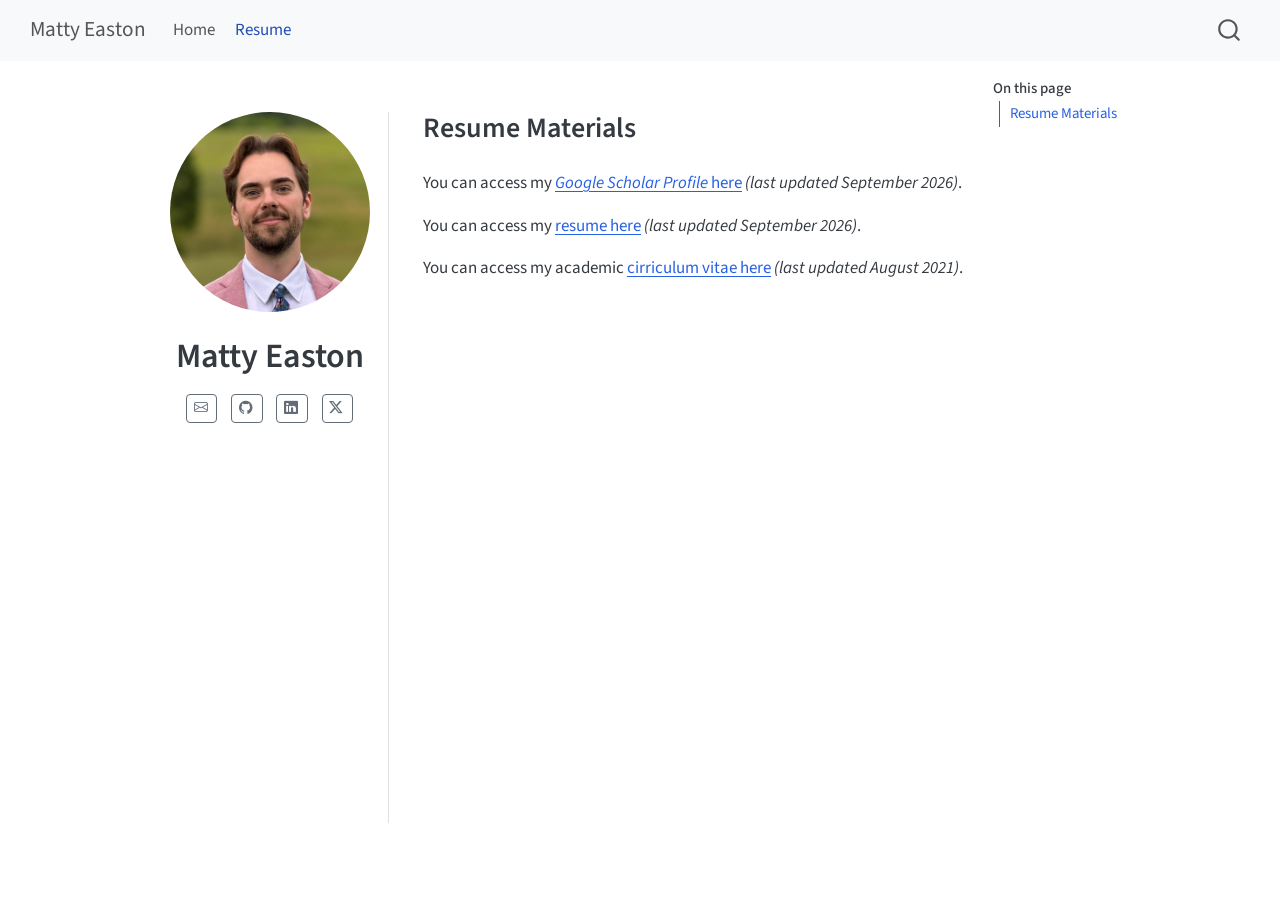
<file: resume.html>
<!DOCTYPE html>
<html xmlns="http://www.w3.org/1999/xhtml" lang="en" xml:lang="en"><head>

<meta charset="utf-8">
<meta name="generator" content="quarto-1.9.37">

<meta name="viewport" content="width=device-width, initial-scale=1.0, user-scalable=yes">


<title>Matty Easton</title>
<style>
/* Default styles provided by pandoc.
** See https://pandoc.org/MANUAL.html#variables-for-html for config info.
*/
code{white-space: pre-wrap;}
span.smallcaps{font-variant: small-caps;}
div.columns{display: flex; gap: min(4vw, 1.5em);}
div.column{flex: auto; overflow-x: auto;}
div.hanging-indent{margin-left: 1.5em; text-indent: -1.5em;}
ul.task-list{list-style: none;}
ul.task-list li input[type="checkbox"] {
  width: 0.8em;
  margin: 0 0.8em 0.2em -1em; /* quarto-specific, see https://github.com/quarto-dev/quarto-cli/issues/4556 */ 
  vertical-align: middle;
}
</style>


<script src="site_libs/quarto-nav/quarto-nav.js"></script>
<script src="site_libs/quarto-nav/headroom.min.js"></script>
<script src="site_libs/clipboard/clipboard.min.js"></script>
<script src="site_libs/quarto-search/autocomplete.umd.js"></script>
<script src="site_libs/quarto-search/fuse.min.js"></script>
<script src="site_libs/quarto-search/quarto-search.js"></script>
<meta name="quarto:offset" content="./">
<script src="site_libs/quarto-html/quarto.js" type="module"></script>
<script src="site_libs/quarto-html/tabsets/tabsets.js" type="module"></script>
<script src="site_libs/quarto-html/popper.min.js"></script>
<script src="site_libs/quarto-html/tippy.umd.min.js"></script>
<link href="site_libs/quarto-html/tippy.css" rel="stylesheet">
<link href="site_libs/quarto-html/quarto-syntax-highlighting-7f8f88aac4f3542376d5c11b86a4c14d.css" rel="stylesheet" id="quarto-text-highlighting-styles">
<script src="site_libs/bootstrap/bootstrap.min.js"></script>
<link href="site_libs/bootstrap/bootstrap-icons.css" rel="stylesheet">
<link href="site_libs/bootstrap/bootstrap-158031087360bce0ff56dc785ce39e06.min.css" rel="stylesheet" append-hash="true" id="quarto-bootstrap" data-mode="light">
<script id="quarto-search-options" type="application/json">{
  "location": "navbar",
  "copy-button": false,
  "collapse-after": 3,
  "panel-placement": "end",
  "type": "overlay",
  "limit": 50,
  "keyboard-shortcut": [
    "f",
    "/",
    "s"
  ],
  "show-item-context": false,
  "language": {
    "search-no-results-text": "No results",
    "search-matching-documents-text": "matching documents",
    "search-copy-link-title": "Copy link to search",
    "search-hide-matches-text": "Hide additional matches",
    "search-more-match-text": "more match in this document",
    "search-more-matches-text": "more matches in this document",
    "search-clear-button-title": "Clear",
    "search-text-placeholder": "",
    "search-detached-cancel-button-title": "Cancel",
    "search-submit-button-title": "Submit",
    "search-label": "Search"
  }
}</script>


<link rel="stylesheet" href="styles.css">
</head>

<body class="nav-fixed quarto-light">

<div id="quarto-search-results"></div>
  <header id="quarto-header" class="headroom fixed-top">
    <nav class="navbar navbar-expand-lg " data-bs-theme="dark">
      <div class="navbar-container container-fluid">
      <div class="navbar-brand-container mx-auto">
    <a class="navbar-brand" href="./index.html">
    <span class="navbar-title">Matty Easton</span>
    </a>
  </div>
            <div id="quarto-search" class="" title="Search"></div>
          <button class="navbar-toggler" type="button" data-bs-toggle="collapse" data-bs-target="#navbarCollapse" aria-controls="navbarCollapse" role="menu" aria-expanded="false" aria-label="Toggle navigation" onclick="if (window.quartoToggleHeadroom) { window.quartoToggleHeadroom(); }">
  <span class="navbar-toggler-icon"></span>
</button>
          <div class="collapse navbar-collapse" id="navbarCollapse">
            <ul class="navbar-nav navbar-nav-scroll me-auto">
  <li class="nav-item">
    <a class="nav-link" href="./index.html"> 
<span class="menu-text">Home</span></a>
  </li>  
  <li class="nav-item">
    <a class="nav-link active" href="./resume.html" aria-current="page"> 
<span class="menu-text">Resume</span></a>
  </li>  
</ul>
          </div> <!-- /navcollapse -->
            <div class="quarto-navbar-tools">
</div>
      </div> <!-- /container-fluid -->
    </nav>
</header>
<!-- content -->
<div id="quarto-content" class="quarto-container page-columns page-rows-contents page-layout-article page-navbar">
<!-- sidebar -->
<!-- margin-sidebar -->
    <div id="quarto-margin-sidebar" class="sidebar margin-sidebar">
        <nav id="TOC" role="doc-toc" class="toc-active">
    <h2 id="toc-title">On this page</h2>
  <ul>
  <li><a href="#resume-materials" id="toc-resume-materials" class="nav-link active" data-scroll-target="#resume-materials">Resume Materials</a></li>
  </ul>
</nav>
    </div>
<!-- main -->
<div class="quarto-about-trestles">
  <div class="about-entity">
    <img src="headshot.jpeg" class="about-image
  rounded " style="width: 20em;">
<header id="title-block-header" class="quarto-title-block default">
<div class="quarto-title">
<h1 class="title">Matty Easton</h1>
</div>
<div class="quarto-title-meta">
  </div>
</header>
    <div class="about-links">
  <a href="mailto:matt_easton@berkeley.edu" class="about-link" rel="" target="">
    <i class="bi bi-envelope"></i>
     <span class="about-link-text"></span>
  </a>
  <a href="https://github.com/m-easton" class="about-link" rel="" target="">
    <i class="bi bi-github"></i>
     <span class="about-link-text"></span>
  </a>
  <a href="https://www.linkedin.com/in/matthew-easton" class="about-link" rel="" target="">
    <i class="bi bi-linkedin"></i>
     <span class="about-link-text"></span>
  </a>
  <a href="https://x.com/easton_matty" class="about-link" rel="" target="">
    <i class="bi bi-twitter-x"></i>
     <span class="about-link-text"></span>
  </a>
</div>
  </div>
  <div class="about-contents"><main class="content" id="quarto-document-content">

<section id="resume-materials" class="level2">
<h2 data-anchor-id="resume-materials">Resume Materials</h2>
<p>You can access my <a href="https://scholar.google.com/citations?user=qV-8zlQAAAAJ&amp;hl=en"><em>Google Scholar Profile</em> here</a> <em>(last updated September 2026)</em>.</p>
<p>You can access my <a href="files/2026Resume.pdf">resume here</a> <em>(last updated September 2026)</em>.</p>
<p>You can access my academic <a href="files/2021CV.pdf">cirriculum vitae here</a> <em>(last updated August 2021)</em>.</p>


</section>
</main></div>
</div>
 <!-- /main -->
<script id="quarto-html-after-body" type="application/javascript">
  window.document.addEventListener("DOMContentLoaded", function (event) {
    const isCodeAnnotation = (el) => {
      for (const clz of el.classList) {
        if (clz.startsWith('code-annotation-')) {                     
          return true;
        }
      }
      return false;
    }
    const onCopySuccess = function(e) {
      // button target
      const button = e.trigger;
      // don't keep focus
      button.blur();
      // flash "checked"
      button.classList.add('code-copy-button-checked');
      var currentTitle = button.getAttribute("title");
      button.setAttribute("title", "Copied!");
      let tooltip;
      if (window.bootstrap) {
        button.setAttribute("data-bs-toggle", "tooltip");
        button.setAttribute("data-bs-placement", "left");
        button.setAttribute("data-bs-title", "Copied!");
        tooltip = new bootstrap.Tooltip(button, 
          { trigger: "manual", 
            customClass: "code-copy-button-tooltip",
            offset: [0, -8]});
        tooltip.show();    
      }
      setTimeout(function() {
        if (tooltip) {
          tooltip.hide();
          button.removeAttribute("data-bs-title");
          button.removeAttribute("data-bs-toggle");
          button.removeAttribute("data-bs-placement");
        }
        button.setAttribute("title", currentTitle);
        button.classList.remove('code-copy-button-checked');
      }, 1000);
      // clear code selection
      e.clearSelection();
    }
    const getTextToCopy = function(trigger) {
      const outerScaffold = trigger.parentElement.cloneNode(true);
      const codeEl = outerScaffold.querySelector('code');
      for (const childEl of codeEl.children) {
        if (isCodeAnnotation(childEl)) {
          childEl.remove();
        }
      }
      return codeEl.innerText;
    }
    const clipboard = new window.ClipboardJS('.code-copy-button:not([data-in-quarto-modal])', {
      text: getTextToCopy
    });
    clipboard.on('success', onCopySuccess);
    if (window.document.getElementById('quarto-embedded-source-code-modal')) {
      const clipboardModal = new window.ClipboardJS('.code-copy-button[data-in-quarto-modal]', {
        text: getTextToCopy,
        container: window.document.getElementById('quarto-embedded-source-code-modal')
      });
      clipboardModal.on('success', onCopySuccess);
    }
      var localhostRegex = new RegExp(/^(?:http|https):\/\/localhost\:?[0-9]*\//);
      var mailtoRegex = new RegExp(/^mailto:/);
        var filterRegex = new RegExp("https:\/\/m-easton\.github\.io\/");
      var isInternal = (href) => {
          return filterRegex.test(href) || localhostRegex.test(href) || mailtoRegex.test(href);
      }
      // Inspect non-navigation links and adorn them if external
     var links = window.document.querySelectorAll('a[href]:not(.nav-link):not(.navbar-brand):not(.toc-action):not(.sidebar-link):not(.sidebar-item-toggle):not(.pagination-link):not(.no-external):not([aria-hidden]):not(.dropdown-item):not(.quarto-navigation-tool):not(.about-link)');
      for (var i=0; i<links.length; i++) {
        const link = links[i];
        if (!isInternal(link.href)) {
          // undo the damage that might have been done by quarto-nav.js in the case of
          // links that we want to consider external
          if (link.dataset.originalHref !== undefined) {
            link.href = link.dataset.originalHref;
          }
        }
      }
    function tippyHover(el, contentFn, onTriggerFn, onUntriggerFn) {
      const config = {
        allowHTML: true,
        maxWidth: 500,
        delay: 100,
        arrow: false,
        appendTo: function(el) {
            return el.parentElement;
        },
        interactive: true,
        interactiveBorder: 10,
        theme: 'quarto',
        placement: 'bottom-start',
      };
      if (contentFn) {
        config.content = contentFn;
      }
      if (onTriggerFn) {
        config.onTrigger = onTriggerFn;
      }
      if (onUntriggerFn) {
        config.onUntrigger = onUntriggerFn;
      }
      window.tippy(el, config); 
    }
    const noterefs = window.document.querySelectorAll('a[role="doc-noteref"]');
    for (var i=0; i<noterefs.length; i++) {
      const ref = noterefs[i];
      tippyHover(ref, function() {
        // use id or data attribute instead here
        let href = ref.getAttribute('data-footnote-href') || ref.getAttribute('href');
        try { href = new URL(href).hash; } catch {}
        const id = href.replace(/^#\/?/, "");
        const note = window.document.getElementById(id);
        if (note) {
          return note.innerHTML;
        } else {
          return "";
        }
      });
    }
    const xrefs = window.document.querySelectorAll('a.quarto-xref');
    const processXRef = (id, note) => {
      // Strip column container classes
      const stripColumnClz = (el) => {
        el.classList.remove("page-full", "page-columns");
        if (el.children) {
          for (const child of el.children) {
            stripColumnClz(child);
          }
        }
      }
      stripColumnClz(note)
      if (id === null || id.startsWith('sec-')) {
        // Special case sections, only their first couple elements
        const container = document.createElement("div");
        if (note.children && note.children.length > 2) {
          container.appendChild(note.children[0].cloneNode(true));
          for (let i = 1; i < note.children.length; i++) {
            const child = note.children[i];
            if (child.tagName === "P" && child.innerText === "") {
              continue;
            } else {
              container.appendChild(child.cloneNode(true));
              break;
            }
          }
          if (window.Quarto?.typesetMath) {
            window.Quarto.typesetMath(container);
          }
          return container.innerHTML
        } else {
          if (window.Quarto?.typesetMath) {
            window.Quarto.typesetMath(note);
          }
          return note.innerHTML;
        }
      } else {
        // Remove any anchor links if they are present
        const anchorLink = note.querySelector('a.anchorjs-link');
        if (anchorLink) {
          anchorLink.remove();
        }
        if (window.Quarto?.typesetMath) {
          window.Quarto.typesetMath(note);
        }
        if (note.classList.contains("callout")) {
          return note.outerHTML;
        } else {
          return note.innerHTML;
        }
      }
    }
    for (var i=0; i<xrefs.length; i++) {
      const xref = xrefs[i];
      tippyHover(xref, undefined, function(instance) {
        instance.disable();
        let url = xref.getAttribute('href');
        let hash = undefined; 
        if (url.startsWith('#')) {
          hash = url;
        } else {
          try { hash = new URL(url).hash; } catch {}
        }
        if (hash) {
          const id = hash.replace(/^#\/?/, "");
          const note = window.document.getElementById(id);
          if (note !== null) {
            try {
              const html = processXRef(id, note.cloneNode(true));
              instance.setContent(html);
            } finally {
              instance.enable();
              instance.show();
            }
          } else {
            // See if we can fetch this
            fetch(url.split('#')[0])
            .then(res => res.text())
            .then(html => {
              const parser = new DOMParser();
              const htmlDoc = parser.parseFromString(html, "text/html");
              const note = htmlDoc.getElementById(id);
              if (note !== null) {
                const html = processXRef(id, note);
                instance.setContent(html);
              } 
            }).finally(() => {
              instance.enable();
              instance.show();
            });
          }
        } else {
          // See if we can fetch a full url (with no hash to target)
          // This is a special case and we should probably do some content thinning / targeting
          fetch(url)
          .then(res => res.text())
          .then(html => {
            const parser = new DOMParser();
            const htmlDoc = parser.parseFromString(html, "text/html");
            const note = htmlDoc.querySelector('main.content');
            if (note !== null) {
              // This should only happen for chapter cross references
              // (since there is no id in the URL)
              // remove the first header
              if (note.children.length > 0 && note.children[0].tagName === "HEADER") {
                note.children[0].remove();
              }
              const html = processXRef(null, note);
              instance.setContent(html);
            } 
          }).finally(() => {
            instance.enable();
            instance.show();
          });
        }
      }, function(instance) {
      });
    }
        let selectedAnnoteEl;
        const selectorForAnnotation = ( cell, annotation) => {
          let cellAttr = 'data-code-cell="' + cell + '"';
          let lineAttr = 'data-code-annotation="' +  annotation + '"';
          const selector = 'span[' + cellAttr + '][' + lineAttr + ']';
          return selector;
        }
        const selectCodeLines = (annoteEl) => {
          const doc = window.document;
          const targetCell = annoteEl.getAttribute("data-target-cell");
          const targetAnnotation = annoteEl.getAttribute("data-target-annotation");
          const annoteSpan = window.document.querySelector(selectorForAnnotation(targetCell, targetAnnotation));
          const lines = annoteSpan.getAttribute("data-code-lines").split(",");
          const lineIds = lines.map((line) => {
            return targetCell + "-" + line;
          })
          let top = null;
          let height = null;
          let parent = null;
          if (lineIds.length > 0) {
              //compute the position of the single el (top and bottom and make a div)
              const el = window.document.getElementById(lineIds[0]);
              top = el.offsetTop;
              height = el.offsetHeight;
              parent = el.parentElement.parentElement;
            if (lineIds.length > 1) {
              const lastEl = window.document.getElementById(lineIds[lineIds.length - 1]);
              const bottom = lastEl.offsetTop + lastEl.offsetHeight;
              height = bottom - top;
            }
            if (top !== null && height !== null && parent !== null) {
              // cook up a div (if necessary) and position it 
              let div = window.document.getElementById("code-annotation-line-highlight");
              if (div === null) {
                div = window.document.createElement("div");
                div.setAttribute("id", "code-annotation-line-highlight");
                div.style.position = 'absolute';
                parent.appendChild(div);
              }
              div.style.top = top - 2 + "px";
              div.style.height = height + 4 + "px";
              div.style.left = 0;
              let gutterDiv = window.document.getElementById("code-annotation-line-highlight-gutter");
              if (gutterDiv === null) {
                gutterDiv = window.document.createElement("div");
                gutterDiv.setAttribute("id", "code-annotation-line-highlight-gutter");
                gutterDiv.style.position = 'absolute';
                const codeCell = window.document.getElementById(targetCell);
                const gutter = codeCell.querySelector('.code-annotation-gutter');
                gutter.appendChild(gutterDiv);
              }
              gutterDiv.style.top = top - 2 + "px";
              gutterDiv.style.height = height + 4 + "px";
            }
            selectedAnnoteEl = annoteEl;
          }
        };
        const unselectCodeLines = () => {
          const elementsIds = ["code-annotation-line-highlight", "code-annotation-line-highlight-gutter"];
          elementsIds.forEach((elId) => {
            const div = window.document.getElementById(elId);
            if (div) {
              div.remove();
            }
          });
          selectedAnnoteEl = undefined;
        };
          // Handle positioning of the toggle
      window.addEventListener(
        "resize",
        throttle(() => {
          elRect = undefined;
          if (selectedAnnoteEl) {
            selectCodeLines(selectedAnnoteEl);
          }
        }, 10)
      );
      function throttle(fn, ms) {
      let throttle = false;
      let timer;
        return (...args) => {
          if(!throttle) { // first call gets through
              fn.apply(this, args);
              throttle = true;
          } else { // all the others get throttled
              if(timer) clearTimeout(timer); // cancel #2
              timer = setTimeout(() => {
                fn.apply(this, args);
                timer = throttle = false;
              }, ms);
          }
        };
      }
        // Attach click handler to the DT
        const annoteDls = window.document.querySelectorAll('dt[data-target-cell]');
        for (const annoteDlNode of annoteDls) {
          annoteDlNode.addEventListener('click', (event) => {
            const clickedEl = event.target;
            if (clickedEl !== selectedAnnoteEl) {
              unselectCodeLines();
              const activeEl = window.document.querySelector('dt[data-target-cell].code-annotation-active');
              if (activeEl) {
                activeEl.classList.remove('code-annotation-active');
              }
              selectCodeLines(clickedEl);
              clickedEl.classList.add('code-annotation-active');
            } else {
              // Unselect the line
              unselectCodeLines();
              clickedEl.classList.remove('code-annotation-active');
            }
          });
        }
    const findCites = (el) => {
      const parentEl = el.parentElement;
      if (parentEl) {
        const cites = parentEl.dataset.cites;
        if (cites) {
          return {
            el,
            cites: cites.split(' ')
          };
        } else {
          return findCites(el.parentElement)
        }
      } else {
        return undefined;
      }
    };
    var bibliorefs = window.document.querySelectorAll('a[role="doc-biblioref"]');
    for (var i=0; i<bibliorefs.length; i++) {
      const ref = bibliorefs[i];
      const citeInfo = findCites(ref);
      if (citeInfo) {
        tippyHover(citeInfo.el, function() {
          var popup = window.document.createElement('div');
          citeInfo.cites.forEach(function(cite) {
            var citeDiv = window.document.createElement('div');
            citeDiv.classList.add('hanging-indent');
            citeDiv.classList.add('csl-entry');
            var biblioDiv = window.document.getElementById('ref-' + cite);
            if (biblioDiv) {
              citeDiv.innerHTML = biblioDiv.innerHTML;
            }
            popup.appendChild(citeDiv);
          });
          return popup.innerHTML;
        });
      }
    }
  });
  </script>
</div> <!-- /content -->




</body></html>
</file>
<file: site_libs/quarto-html/tippy.css>
.tippy-box[data-animation=fade][data-state=hidden]{opacity:0}[data-tippy-root]{max-width:calc(100vw - 10px)}.tippy-box{position:relative;background-color:#333;color:#fff;border-radius:4px;font-size:14px;line-height:1.4;white-space:normal;outline:0;transition-property:transform,visibility,opacity}.tippy-box[data-placement^=top]>.tippy-arrow{bottom:0}.tippy-box[data-placement^=top]>.tippy-arrow:before{bottom:-7px;left:0;border-width:8px 8px 0;border-top-color:initial;transform-origin:center top}.tippy-box[data-placement^=bottom]>.tippy-arrow{top:0}.tippy-box[data-placement^=bottom]>.tippy-arrow:before{top:-7px;left:0;border-width:0 8px 8px;border-bottom-color:initial;transform-origin:center bottom}.tippy-box[data-placement^=left]>.tippy-arrow{right:0}.tippy-box[data-placement^=left]>.tippy-arrow:before{border-width:8px 0 8px 8px;border-left-color:initial;right:-7px;transform-origin:center left}.tippy-box[data-placement^=right]>.tippy-arrow{left:0}.tippy-box[data-placement^=right]>.tippy-arrow:before{left:-7px;border-width:8px 8px 8px 0;border-right-color:initial;transform-origin:center right}.tippy-box[data-inertia][data-state=visible]{transition-timing-function:cubic-bezier(.54,1.5,.38,1.11)}.tippy-arrow{width:16px;height:16px;color:#333}.tippy-arrow:before{content:"";position:absolute;border-color:transparent;border-style:solid}.tippy-content{position:relative;padding:5px 9px;z-index:1}
</file>
<file: site_libs/quarto-html/quarto-syntax-highlighting-7f8f88aac4f3542376d5c11b86a4c14d.css>
/* quarto syntax highlight colors */
:root {
  --quarto-hl-ot-color: #003B4F;
  --quarto-hl-at-color: #657422;
  --quarto-hl-ss-color: #20794D;
  --quarto-hl-an-color: #5E5E5E;
  --quarto-hl-fu-color: #4758AB;
  --quarto-hl-st-color: #20794D;
  --quarto-hl-cf-color: #003B4F;
  --quarto-hl-op-color: #5E5E5E;
  --quarto-hl-er-color: #AD0000;
  --quarto-hl-bn-color: #AD0000;
  --quarto-hl-al-color: #AD0000;
  --quarto-hl-va-color: #111111;
  --quarto-hl-bu-color: inherit;
  --quarto-hl-ex-color: inherit;
  --quarto-hl-pp-color: #AD0000;
  --quarto-hl-in-color: #5E5E5E;
  --quarto-hl-vs-color: #20794D;
  --quarto-hl-wa-color: #5E5E5E;
  --quarto-hl-do-color: #5E5E5E;
  --quarto-hl-im-color: #00769E;
  --quarto-hl-ch-color: #20794D;
  --quarto-hl-dt-color: #AD0000;
  --quarto-hl-fl-color: #AD0000;
  --quarto-hl-co-color: #5E5E5E;
  --quarto-hl-cv-color: #5E5E5E;
  --quarto-hl-cn-color: #8f5902;
  --quarto-hl-sc-color: #5E5E5E;
  --quarto-hl-dv-color: #AD0000;
  --quarto-hl-kw-color: #003B4F;
}

/* other quarto variables */
:root {
  --quarto-font-monospace: SFMono-Regular, Menlo, Monaco, Consolas, "Liberation Mono", "Courier New", monospace;
}

/* syntax highlight based on Pandoc's rules */
pre > code.sourceCode > span {
  color: #003B4F;
}

code.sourceCode > span {
  color: #003B4F;
}

div.sourceCode,
div.sourceCode pre.sourceCode {
  color: #003B4F;
}

/* Normal */
code span {
  color: #003B4F;
}

/* Alert */
code span.al {
  color: #AD0000;
  font-style: inherit;
}

/* Annotation */
code span.an {
  color: #5E5E5E;
  font-style: inherit;
}

/* Attribute */
code span.at {
  color: #657422;
  font-style: inherit;
}

/* BaseN */
code span.bn {
  color: #AD0000;
  font-style: inherit;
}

/* BuiltIn */
code span.bu {
  font-style: inherit;
}

/* ControlFlow */
code span.cf {
  color: #003B4F;
  font-weight: bold;
  font-style: inherit;
}

/* Char */
code span.ch {
  color: #20794D;
  font-style: inherit;
}

/* Constant */
code span.cn {
  color: #8f5902;
  font-style: inherit;
}

/* Comment */
code span.co {
  color: #5E5E5E;
  font-style: inherit;
}

/* CommentVar */
code span.cv {
  color: #5E5E5E;
  font-style: italic;
}

/* Documentation */
code span.do {
  color: #5E5E5E;
  font-style: italic;
}

/* DataType */
code span.dt {
  color: #AD0000;
  font-style: inherit;
}

/* DecVal */
code span.dv {
  color: #AD0000;
  font-style: inherit;
}

/* Error */
code span.er {
  color: #AD0000;
  font-style: inherit;
}

/* Extension */
code span.ex {
  font-style: inherit;
}

/* Float */
code span.fl {
  color: #AD0000;
  font-style: inherit;
}

/* Function */
code span.fu {
  color: #4758AB;
  font-style: inherit;
}

/* Import */
code span.im {
  color: #00769E;
  font-style: inherit;
}

/* Information */
code span.in {
  color: #5E5E5E;
  font-style: inherit;
}

/* Keyword */
code span.kw {
  color: #003B4F;
  font-weight: bold;
  font-style: inherit;
}

/* Operator */
code span.op {
  color: #5E5E5E;
  font-style: inherit;
}

/* Other */
code span.ot {
  color: #003B4F;
  font-style: inherit;
}

/* Preprocessor */
code span.pp {
  color: #AD0000;
  font-style: inherit;
}

/* SpecialChar */
code span.sc {
  color: #5E5E5E;
  font-style: inherit;
}

/* SpecialString */
code span.ss {
  color: #20794D;
  font-style: inherit;
}

/* String */
code span.st {
  color: #20794D;
  font-style: inherit;
}

/* Variable */
code span.va {
  color: #111111;
  font-style: inherit;
}

/* VerbatimString */
code span.vs {
  color: #20794D;
  font-style: inherit;
}

/* Warning */
code span.wa {
  color: #5E5E5E;
  font-style: italic;
}

.prevent-inlining {
  content: "</";
}

/*# sourceMappingURL=789ad8cd35626ba772517505b42a116e.css.map */
</file>
<file: styles.css>
/* css styles */
/* Force narrow photo column */
.quarto-about-trestles .about-entity {
  flex: 0 0 220px !important;
  max-width: 220px !important;
  min-width: 220px !important;
}

.quarto-about-trestles .about-contents {
  flex: 1 1 auto !important;
  padding-left: 2rem !important;
}

/* Make image a fixed size */
.quarto-about-trestles img {
  width: 200px !important;
  height: 200px !important;
  object-fit: cover !important;
  border-radius: 50% !important;
}

/* Smaller, lighter abstract callout */
.callout-note {
  max-width: 600px !important;
  font-size: 0.85rem !important;
  background-color: #f9f9f9 !important;
  border-left-color: #cccccc !important;
  color: #444444 !important;
}

.callout-note .callout-title {
  background-color: #f0f0f0 !important;
  font-size: 0.85rem !important;
}

.callout-note .callout-icon {
  display: none !important;
}
</file>
